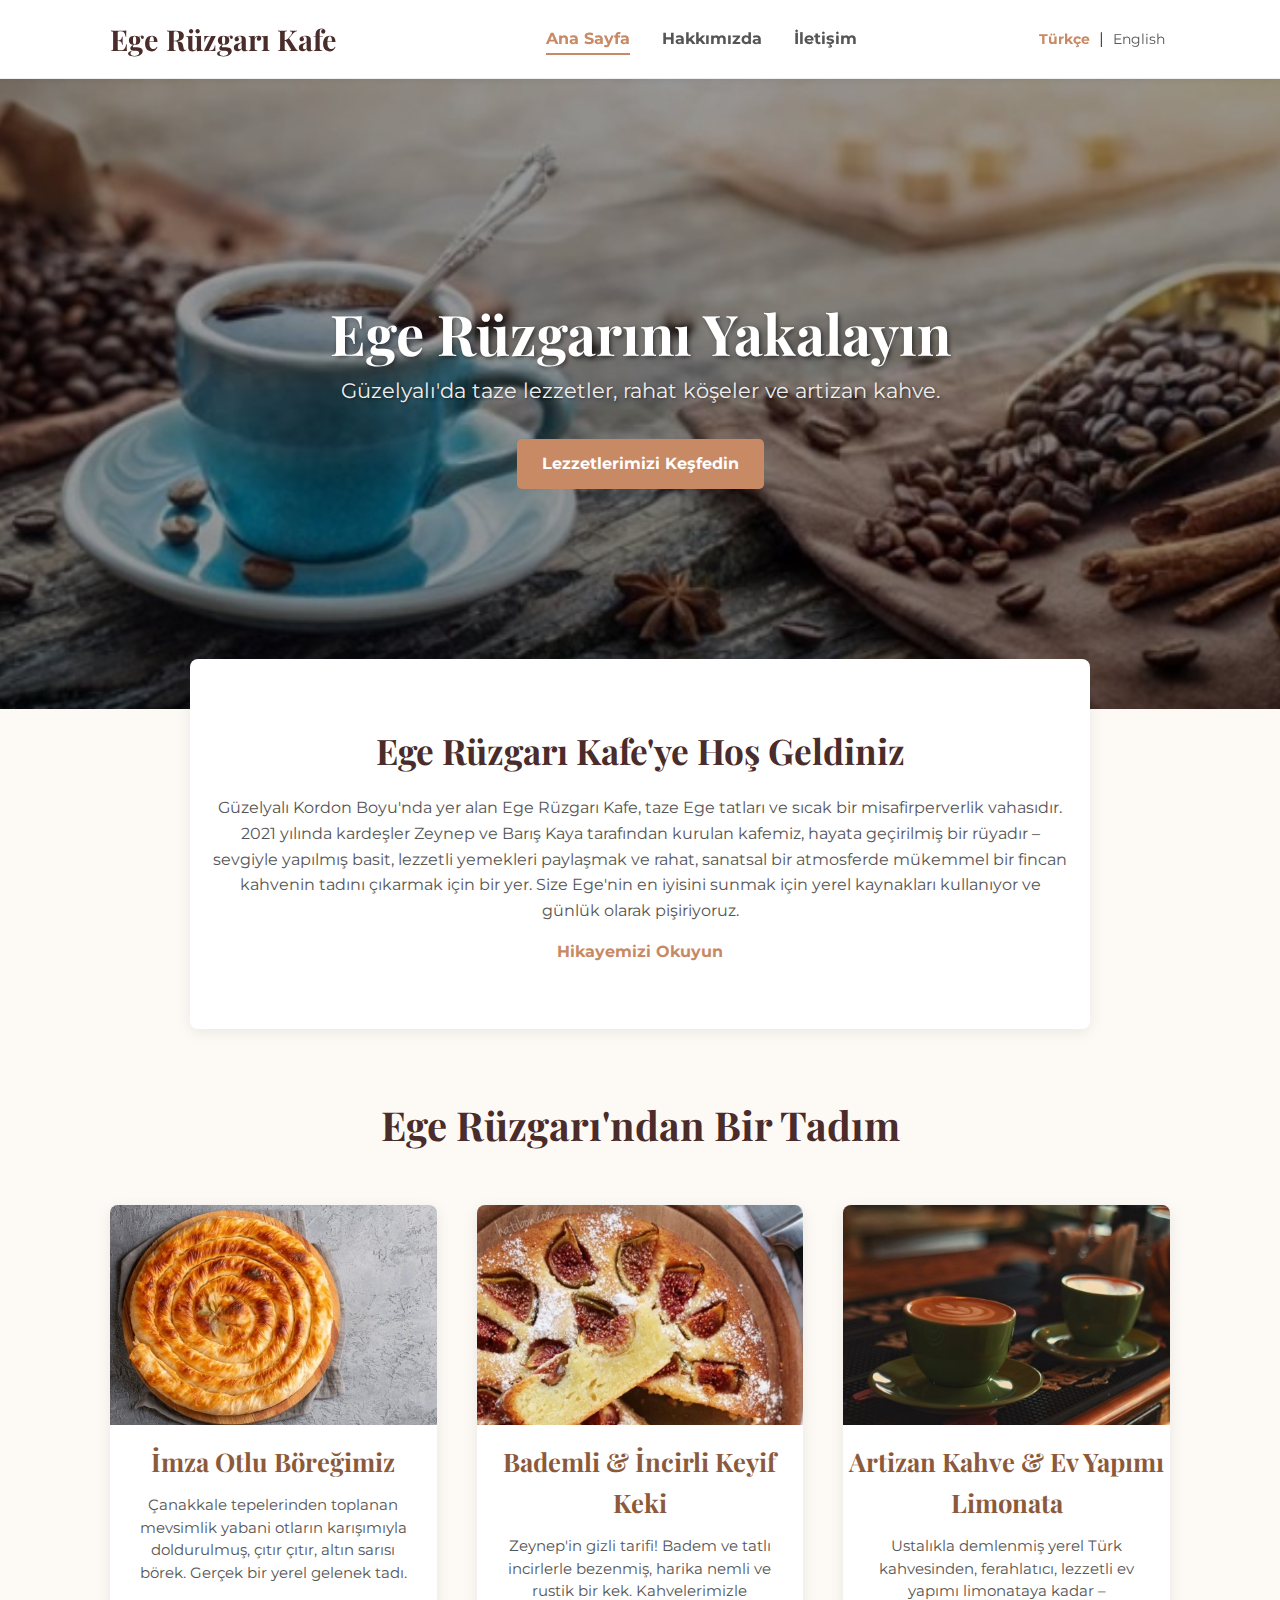
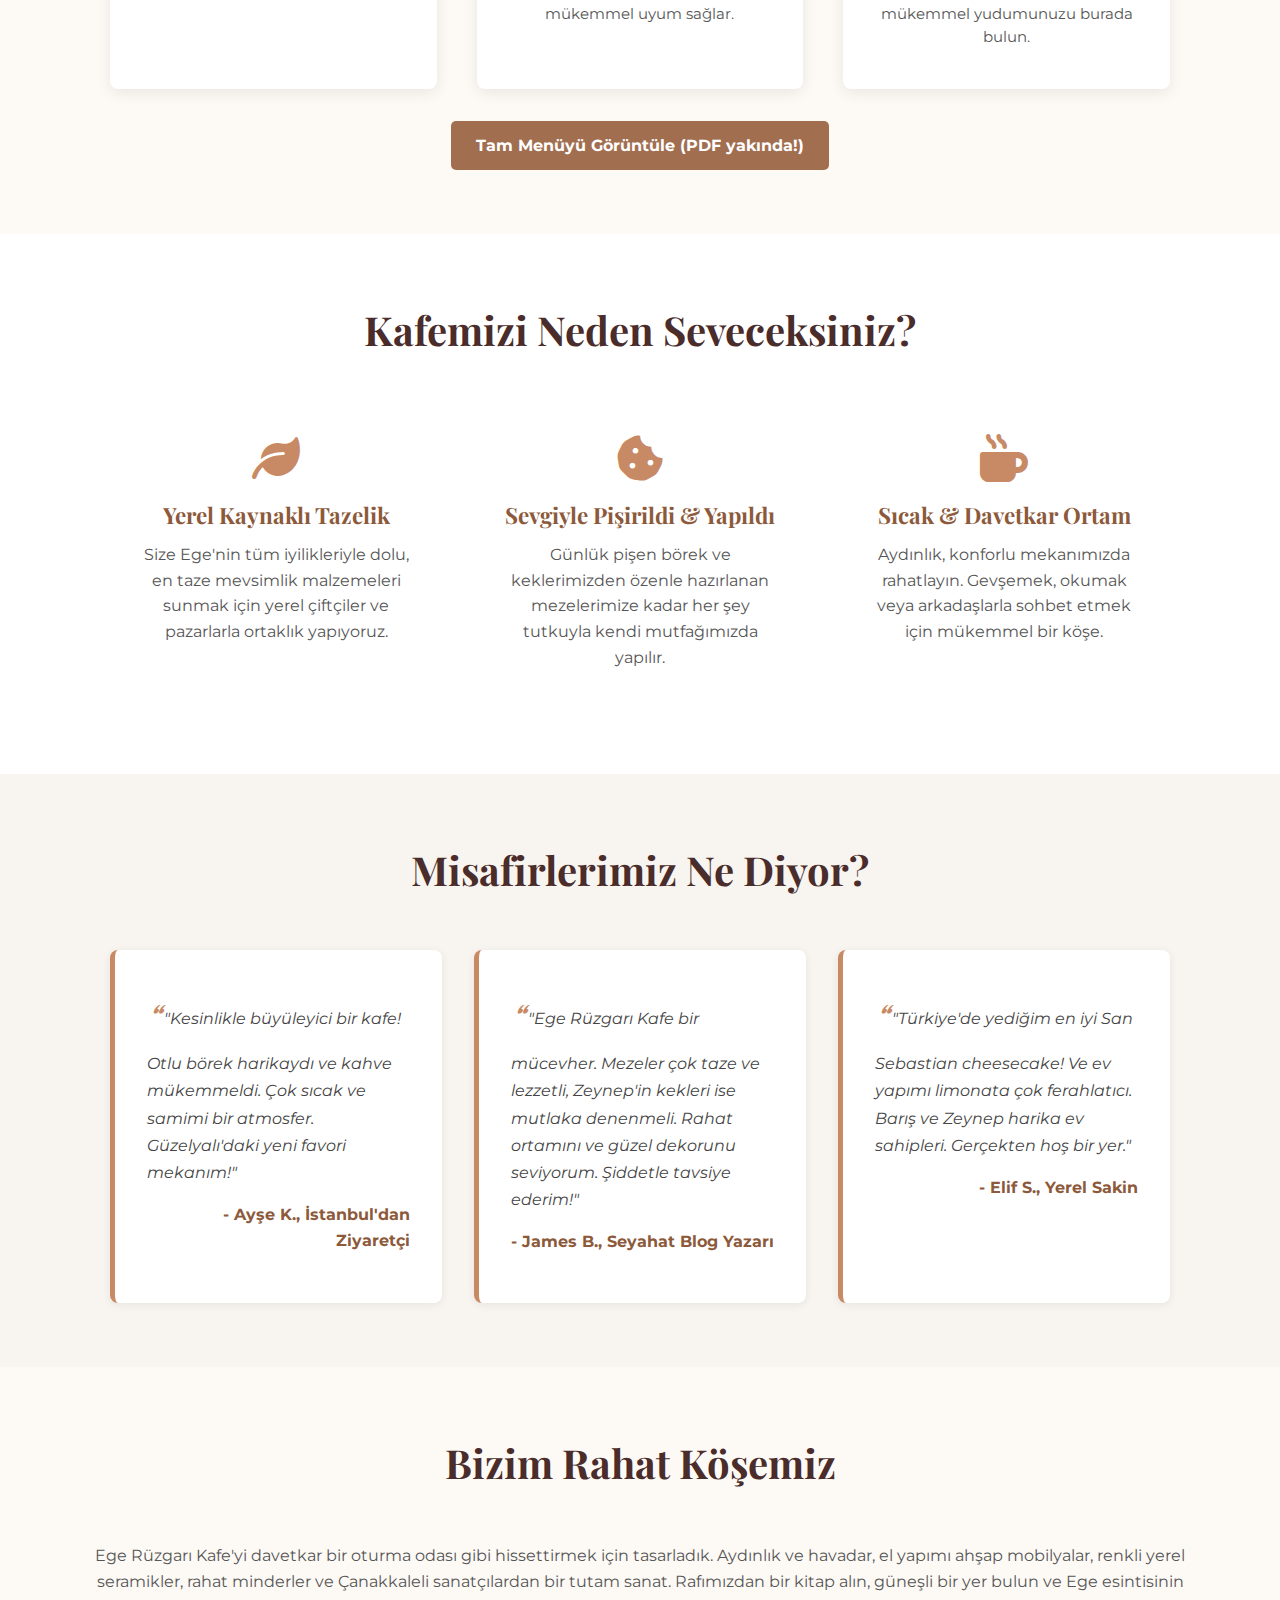
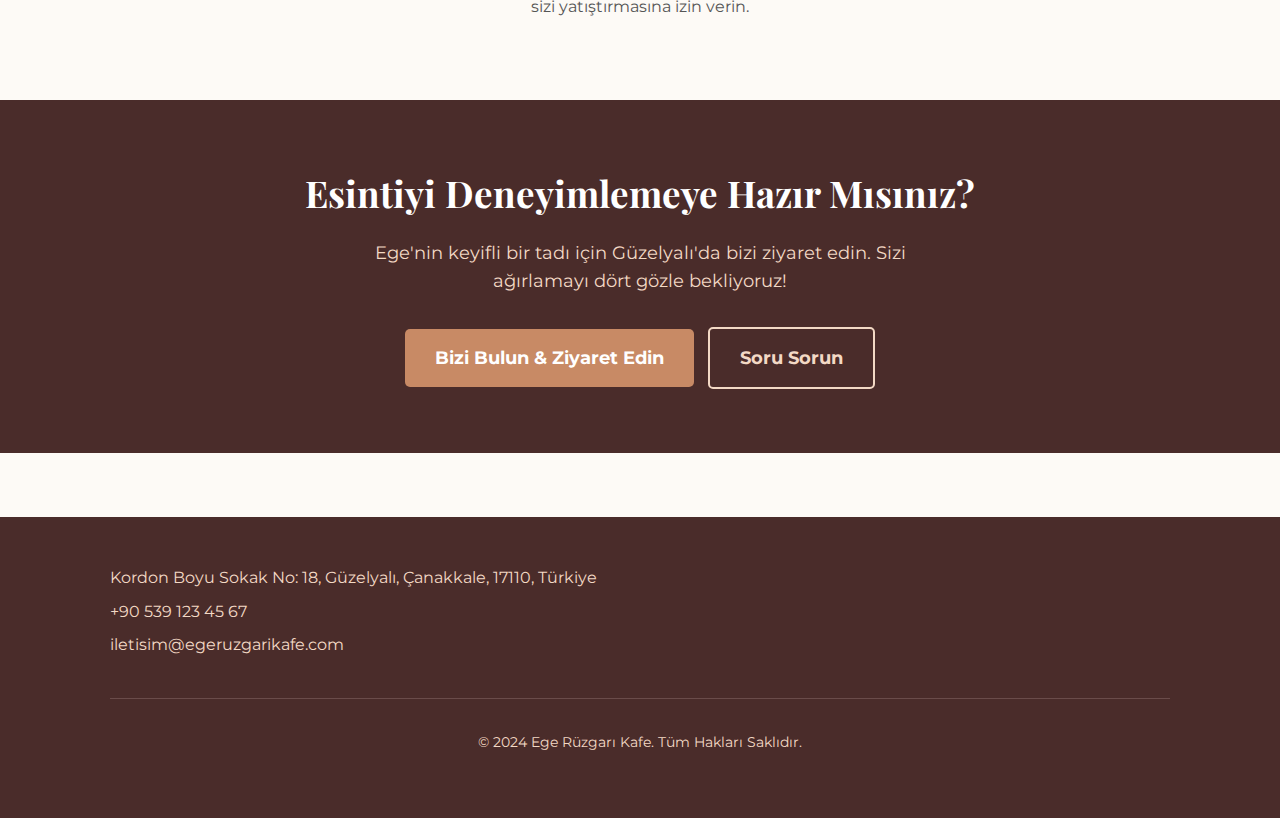
<file: index.html>
<!DOCTYPE html>
<html lang="tr"> <!-- Default language -->
<head>
    <link rel="stylesheet" href="style.css">
    <meta charset="UTF-8">
    <meta name="viewport" content="width=device-width, initial-scale=1.0">
    <title data-lang-key="site_title">Ege Rüzgarı Kafe - Güzelyalı | Ege Lezzetleri & Kahve</title>
    
    <link rel="preconnect" href="https://fonts.googleapis.com">
    <link rel="preconnect" href="https://fonts.gstatic.com" crossorigin>
    <link href="https://fonts.googleapis.com/css2?family=Montserrat:wght@400;700&family=Playfair+Display:wght@700&family=Satisfy&display=swap" rel="stylesheet">
    <!-- Font Awesome for icons (optional, replace with your own SVGs if preferred) -->
    <link rel="stylesheet" href="https://cdnjs.cloudflare.com/ajax/libs/font-awesome/6.0.0-beta3/css/all.min.css">
</head>
<body>
    <header>
        <div class="container">
            <a href="index.html" class="logo">Ege Rüzgarı Kafe</a>
            <nav>
                <ul>
                    <li><a href="index.html" class="active" data-lang-key="nav_home">Ana Sayfa</a></li>
                    <li><a href="about.html" data-lang-key="nav_about">Hakkımızda</a></li>
                    <li><a href="contact.html" data-lang-key="nav_contact">İletişim</a></li>
                </ul>
            </nav>
            <div class="lang-switcher">
                <button id="lang-tr" data-lang="tr" data-lang-key="lang_switch_tr">Türkçe</button> |
                <button id="lang-en" data-lang="en" data-lang-key="lang_switch_en">English</button>
            </div>
        </div>
    </header>

    <main>
        <section class="hero">
            <img src="images/hero.png" alt="Bright cafe interior with Aegean touches" class="hero-bg">
            <div class="hero-content container">
                <h1 data-lang-key="hero_title">Ege Rüzgarını Yakalayın</h1>
                <p data-lang-key="hero_subtitle">Güzelyalı'da taze lezzetler, rahat köşeler ve artizan kahve.</p>
                <a href="#menu-highlights" class="btn" data-lang-key="hero_button">Lezzetlerimizi Keşfedin</a>
            </div>
        </section>

        <section class="welcome container">
            <h2 data-lang-key="welcome_title">Ege Rüzgarı Kafe'ye Hoş Geldiniz</h2>
            <p data-lang-key="welcome_text">Güzelyalı Kordon Boyu'nda yer alan Ege Rüzgarı Kafe, taze Ege tatları ve sıcak bir misafirperverlik vahasıdır. 2021 yılında kardeşler Zeynep ve Barış Kaya tarafından kurulan kafemiz, hayata geçirilmiş bir rüyadır – sevgiyle yapılmış basit, lezzetli yemekleri paylaşmak ve rahat, sanatsal bir atmosferde mükemmel bir fincan kahvenin tadını çıkarmak için bir yer. Size Ege'nin en iyisini sunmak için yerel kaynakları kullanıyor ve günlük olarak pişiriyoruz.</p>
            <a href="about.html" class="link" data-lang-key="welcome_link">Hikayemizi Okuyun</a>
        </section>

        <section id="menu-highlights" class="menu-highlights-section">
            <div class="container">
                <h2 class="section-title" data-lang-key="menu_section_title">Ege Rüzgarı'ndan Bir Tadım</h2>
                <div class="menu-items-grid">
                    <div class="menu-item-card">
                        <img src="images/borek.png" data-lang-key-alt="menu_item1_img_alt" alt="Lezzetli Otlu Börek diliminin yakından görünümü">
                        <h3 data-lang-key="menu_item1_title">İmza Otlu Böreğimiz</h3>
                        <p data-lang-key="menu_item1_desc">Çanakkale tepelerinden toplanan mevsimlik yabani otların karışımıyla doldurulmuş, çıtır çıtır, altın sarısı börek. Gerçek bir yerel gelenek tadı.</p>
                    </div>
                    <div class="menu-item-card">
                        <img src="images/kek.jpeg" data-lang-key-alt="menu_item2_img_alt" alt="Slice of Almond and Fig Cake">
                        <h3 data-lang-key="menu_item2_title">Bademli & İncirli Keyif Keki</h3>
                        <p data-lang-key="menu_item2_desc">Zeynep'in gizli tarifi! Badem ve tatlı incirlerle bezenmiş, harika nemli ve rustik bir kek. Kahvelerimizle mükemmel uyum sağlar.</p>
                    </div>
                    <div class="menu-item-card">
                        <img src="images/coffe.jpeg" data-lang-key-alt="menu_item3_img_alt" alt="Cup of coffee and glass of lemonade"> <!-- Replace with a real image of coffee/lemonade -->
                        <h3 data-lang-key="menu_item3_title">Artizan Kahve & Ev Yapımı Limonata</h3>
                        <p data-lang-key="menu_item3_desc">Ustalıkla demlenmiş yerel Türk kahvesinden, ferahlatıcı, lezzetli ev yapımı limonataya kadar – mükemmel yudumunuzu burada bulun.</p>
                    </div>
                </div>
                <div class="text-center" style="margin-top: 2rem;">
                    <a href="#" class="btn btn-secondary" data-lang-key="menu_button_full">Tam Menüyü Görüntüle (PDF yakında!)</a>
                </div>
            </div>
        </section>

        <section class="why-choose-us">
            <div class="container">
                <h2 class="section-title" data-lang-key="why_choose_title">Kafemizi Neden Seveceksiniz?</h2>
                <div class="why-choose-grid">
                    <div class="why-item">
                        <i class="fas fa-leaf fa-3x why-icon" data-lang-key-alt="why1_icon_alt" aria-label="Fresh ingredients icon"></i>
                        <h3 data-lang-key="why1_title">Yerel Kaynaklı Tazelik</h3>
                        <p data-lang-key="why1_text">Size Ege'nin tüm iyilikleriyle dolu, en taze mevsimlik malzemeleri sunmak için yerel çiftçiler ve pazarlarla ortaklık yapıyoruz.</p>
                    </div>
                    <div class="why-item">
                        <i class="fas fa-cookie-bite fa-3x why-icon" data-lang-key-alt="why2_icon_alt" aria-label="Homemade goodness icon"></i>
                        <h3 data-lang-key="why2_title">Sevgiyle Pişirildi & Yapıldı</h3>
                        <p data-lang-key="why2_text">Günlük pişen börek ve keklerimizden özenle hazırlanan mezelerimize kadar her şey tutkuyla kendi mutfağımızda yapılır.</p>
                    </div>
                    <div class="why-item">
                        <i class="fas fa-mug-hot fa-3x why-icon" data-lang-key-alt="why3_icon_alt" aria-label="Cozy atmosphere icon"></i>
                        <h3 data-lang-key="why3_title">Sıcak & Davetkar Ortam</h3>
                        <p data-lang-key="why3_text">Aydınlık, konforlu mekanımızda rahatlayın. Gevşemek, okumak veya arkadaşlarla sohbet etmek için mükemmel bir köşe.</p>
                    </div>
                </div>
            </div>
        </section>

        <section class="testimonials-section">
            <div class="container">
                <h2 class="section-title" data-lang-key="testimonials_title">Misafirlerimiz Ne Diyor?</h2>
                <div class="testimonials-grid">
                    <div class="testimonial-card">
                        <p class="testimonial-text" data-lang-key="testimonial1_text">"Kesinlikle büyüleyici bir kafe! Otlu börek harikaydı ve kahve mükemmeldi. Çok sıcak ve samimi bir atmosfer. Güzelyalı'daki yeni favori mekanım!"</p>
                        <p class="testimonial-author" data-lang-key="testimonial1_author">- Ayşe K., İstanbul'dan Ziyaretçi</p>
                    </div>
                    <div class="testimonial-card">
                        <p class="testimonial-text" data-lang-key="testimonial2_text">"Ege Rüzgarı Kafe bir mücevher. Mezeler çok taze ve lezzetli, Zeynep'in kekleri ise mutlaka denenmeli. Rahat ortamını ve güzel dekorunu seviyorum. Şiddetle tavsiye ederim!"</p>
                        <p class="testimonial-author" data-lang-key="testimonial2_author">- James B., Seyahat Blog Yazarı</p>
                    </div>
                    <div class="testimonial-card">
                        <p class="testimonial-text" data-lang-key="testimonial3_text">"Türkiye'de yediğim en iyi San Sebastian cheesecake! Ve ev yapımı limonata çok ferahlatıcı. Barış ve Zeynep harika ev sahipleri. Gerçekten hoş bir yer."</p>
                        <p class="testimonial-author" data-lang-key="testimonial3_author">- Elif S., Yerel Sakin</p>
                    </div>
                </div>
            </div>
        </section>

        <section class="ambiance container page-section"> <!-- Re-using ambiance, maybe less text here if visual above -->
             <h2 class="section-title" data-lang-key="ambiance_title">Bizim Rahat Köşemiz</h2>
             <p data-lang-key="ambiance_text">Ege Rüzgarı Kafe'yi davetkar bir oturma odası gibi hissettirmek için tasarladık. Aydınlık ve havadar, el yapımı ahşap mobilyalar, renkli yerel seramikler, rahat minderler ve Çanakkaleli sanatçılardan bir tutam sanat. Rafımızdan bir kitap alın, güneşli bir yer bulun ve Ege esintisinin sizi yatıştırmasına izin verin.</p>
           
        </section>

        <section class="cta-section">
            <div class="container text-center">
                <h2 data-lang-key="cta_title">Esintiyi Deneyimlemeye Hazır Mısınız?</h2>
                <p data-lang-key="cta_text">Ege'nin keyifli bir tadı için Güzelyalı'da bizi ziyaret edin. Sizi ağırlamayı dört gözle bekliyoruz!</p>
                <a href="contact.html#map-section" class="btn" data-lang-key="cta_button_visit">Bizi Bulun & Ziyaret Edin</a>
                <a href="contact.html#contact-form" class="btn btn-outline" data-lang-key="cta_button_contact" style="margin-left: 10px;">Soru Sorun</a>
            </div>
        </section>

    </main>

    <footer>
        <div class="container">
            <div class="footer-content">
                <div class="footer-info">
                    <p data-lang-key="footer_address">Kordon Boyu Sokak No: 18, Güzelyalı, Çanakkale, 17110, Türkiye</p>
                    <p><a href="tel:+905391234567" data-lang-key="footer_phone">+90 539 123 45 67</a></p>
                    <p><a href="mailto:iletisim@egeruzgarikafe.com" data-lang-key="footer_email">iletisim@egeruzgarikafe.com</a></p>
                </div>
            </div>
            <p class="copyright" data-lang-key="footer_rights">© 2024 Ege Rüzgarı Kafe. Tüm Hakları Saklıdır.</p>
        </div>
    </footer>

    <script src="script.js"></script>
</body>
</html>
</file>
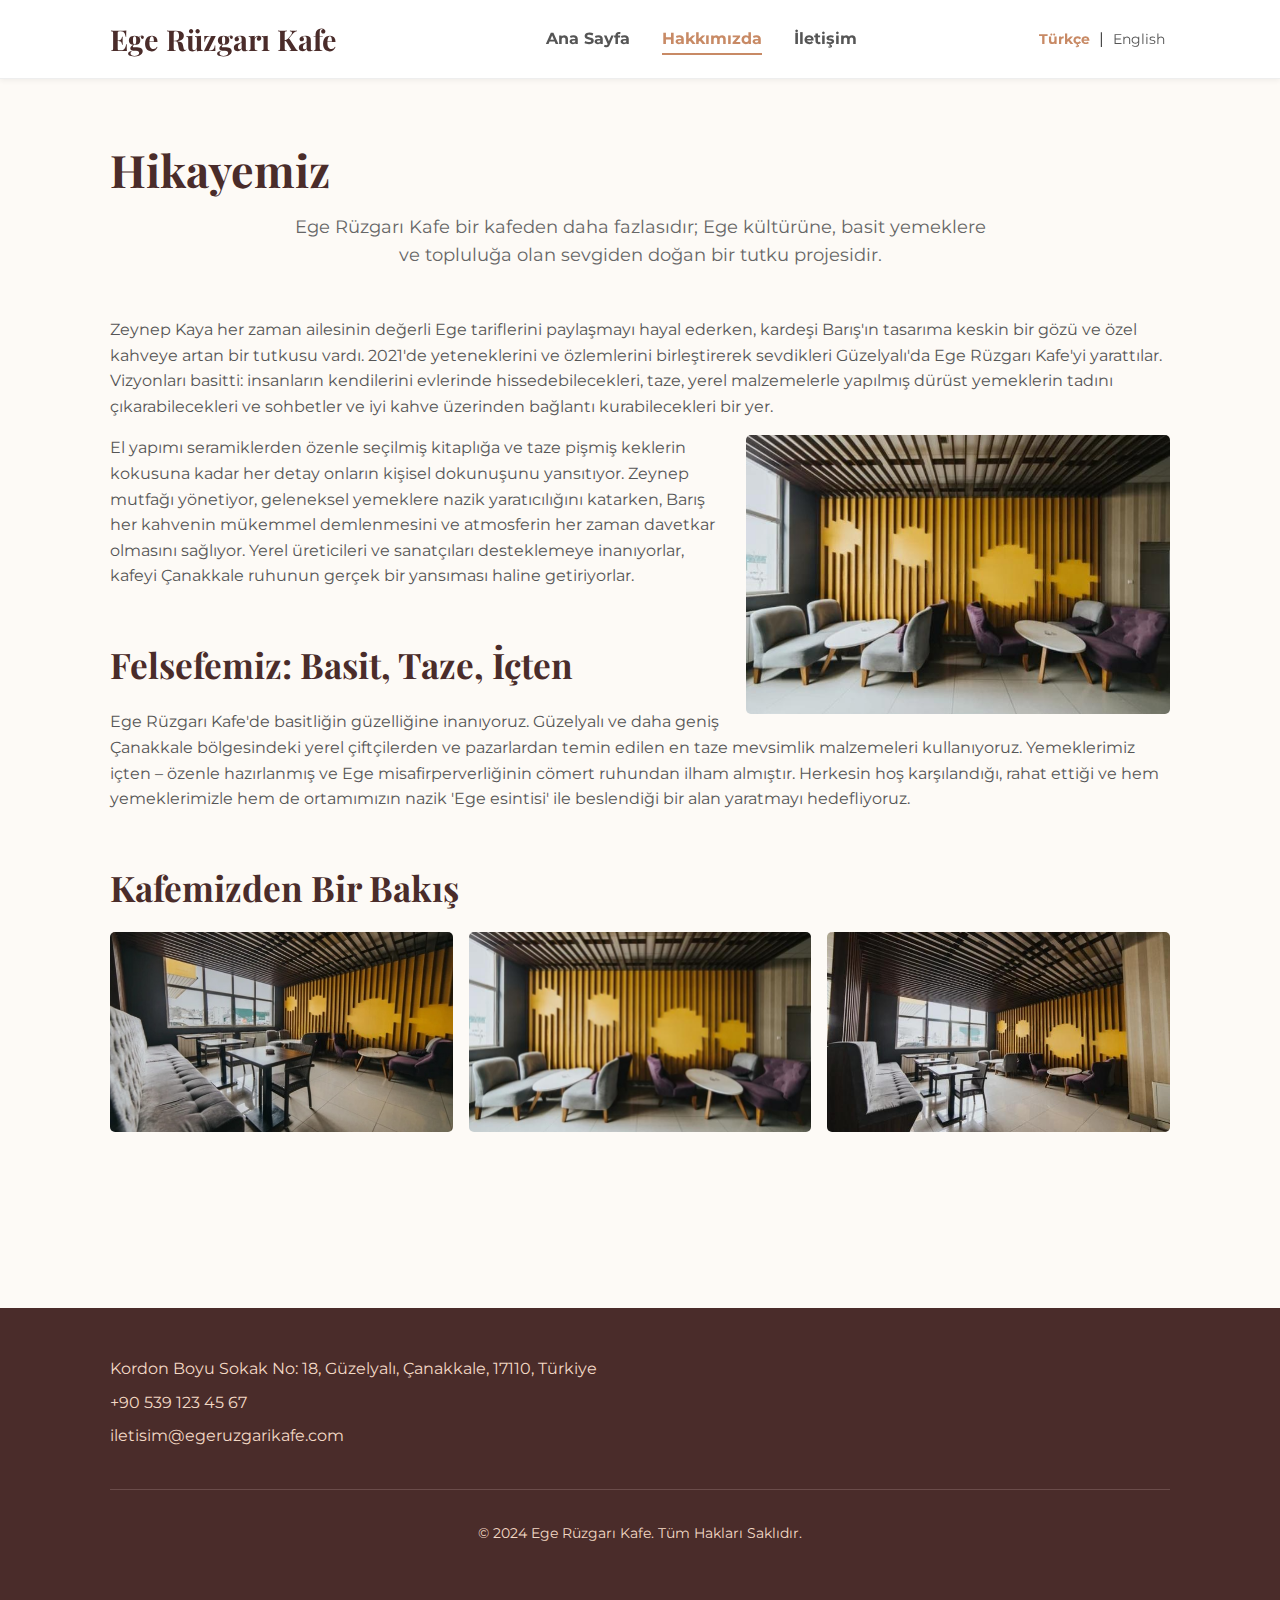
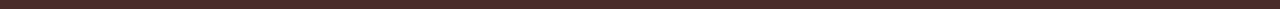
<file: about.html>
<!DOCTYPE html>
<html lang="tr"> <!-- Default language -->
<head>
    <meta charset="UTF-8">
    <meta name="viewport" content="width=device-width, initial-scale=1.0">
    <title data-lang-key="nav_about">Hakkımızda</title> <!-- Uses About Us key -->
    <link rel="stylesheet" href="style.css"> <!-- Ensure this path is correct -->
    <link rel="preconnect" href="https://fonts.googleapis.com">
    <link rel="preconnect" href="https://fonts.gstatic.com" crossorigin>
    <link href="https://fonts.googleapis.com/css2?family=Montserrat:wght@400;700&family=Playfair+Display:wght@700&family=Satisfy&display=swap" rel="stylesheet">
    <!-- Font Awesome link -->
    <link rel="stylesheet" href="https://cdnjs.cloudflare.com/ajax/libs/font-awesome/6.0.0-beta3/css/all.min.css">
</head>
<body>
    <header>
        <div class="container">
            <!-- Updated Logo Text -->
            <a href="index.html" class="logo">Ege Rüzgarı Kafe</a>
            <nav>
                <ul>
                    <!-- Updated active class -->
                    <li><a href="index.html" data-lang-key="nav_home">Ana Sayfa</a></li>
                    <li><a href="about.html" class="active" data-lang-key="nav_about">Hakkımızda</a></li>
                    <li><a href="contact.html" data-lang-key="nav_contact">İletişim</a></li>
                </ul>
            </nav>
            <div class="lang-switcher">
                <button id="lang-tr" data-lang="tr" data-lang-key="lang_switch_tr">Türkçe</button> |
                <button id="lang-en" data-lang="en" data-lang-key="lang_switch_en">English</button>
            </div>
        </div>
    </header>

    <!-- Consistent structure with container and padding -->
    <main class="container page-padding">
        <!-- Updated Content Keys -->
        <h1 data-lang-key="about_title">Hikayemiz</h1>
        <p class="intro" data-lang-key="about_intro">Ege Rüzgarı Kafe bir kafeden daha fazlasıdır; Ege kültürüne, basit yemeklere ve topluluğa olan sevgiden doğan bir tutku projesidir.</p>

        <section class="about-story">
            <p data-lang-key="about_story_p1">Zeynep Kaya her zaman ailesinin değerli Ege tariflerini paylaşmayı hayal ederken, kardeşi Barış'ın tasarıma keskin bir gözü ve özel kahveye artan bir tutkusu vardı. 2021'de yeteneklerini ve özlemlerini birleştirerek sevdikleri Güzelyalı'da Ege Rüzgarı Kafe'yi yarattılar. Vizyonları basitti: insanların kendilerini evlerinde hissedebilecekleri, taze, yerel malzemelerle yapılmış dürüst yemeklerin tadını çıkarabilecekleri ve sohbetler ve iyi kahve üzerinden bağlantı kurabilecekleri bir yer.</p>
            <!-- Reference an appropriate image -->
            <img src="images/2-interior.png" alt="Cozy cafe interior detail" class="inline-image">
            <p data-lang-key="about_story_p2">El yapımı seramiklerden özenle seçilmiş kitaplığa ve taze pişmiş keklerin kokusuna kadar her detay onların kişisel dokunuşunu yansıtıyor. Zeynep mutfağı yönetiyor, geleneksel yemeklere nazik yaratıcılığını katarken, Barış her kahvenin mükemmel demlenmesini ve atmosferin her zaman davetkar olmasını sağlıyor. Yerel üreticileri ve sanatçıları desteklemeye inanıyorlar, kafeyi Çanakkale ruhunun gerçek bir yansıması haline getiriyorlar.</p>
        </section>

        <section class="about-philosophy">
            <h2 data-lang-key="about_philosophy_title">Felsefemiz: Basit, Taze, İçten</h2>
            <p data-lang-key="about_philosophy_text">Ege Rüzgarı Kafe'de basitliğin güzelliğine inanıyoruz. Güzelyalı ve daha geniş Çanakkale bölgesindeki yerel çiftçilerden ve pazarlardan temin edilen en taze mevsimlik malzemeleri kullanıyoruz. Yemeklerimiz içten – özenle hazırlanmış ve Ege misafirperverliğinin cömert ruhundan ilham almıştır. Herkesin hoş karşılandığı, rahat ettiği ve hem yemeklerimizle hem de ortamımızın nazik 'Ege esintisi' ile beslendiği bir alan yaratmayı hedefliyoruz.</p>
        </section>

        <section class="about-gallery">
            <h2 data-lang-key="about_gallery_title">Kafemizden Bir Bakış</h2>
            <div class="gallery-grid">
                <!-- Use relevant image filenames -->
                <img src="images/1-interior.png" alt="Cafe interior">
                <img src="images/2-interior.png" alt="Cafe interior">
                <img src="images/3-interior.png" alt="Cafe interior">
               
            </div>
        </section>

    </main>

    <!-- Identical Footer Structure -->
    <footer>
       <div class="container">
            <div class="footer-content">
                <div class="footer-info">
                    <p data-lang-key="footer_address">Kordon Boyu Sokak No: 18, Güzelyalı, Çanakkale, 17110, Türkiye</p>
                    <p><a href="tel:+905391234567" data-lang-key="footer_phone">+90 539 123 45 67</a></p>
                    <p><a href="mailto:iletisim@egeruzgarikafe.com" data-lang-key="footer_email">iletisim@egeruzgarikafe.com</a></p>
                </div>
                 <!-- Add social media links here if desired -->
            </div>
            <p class="copyright" data-lang-key="footer_rights">© 2024 Ege Rüzgarı Kafe. Tüm Hakları Saklıdır.</p>
        </div>
    </footer>

    <!-- Ensure JS file is linked -->
    <script src="script.js"></script>
</body>
</html>
</file>
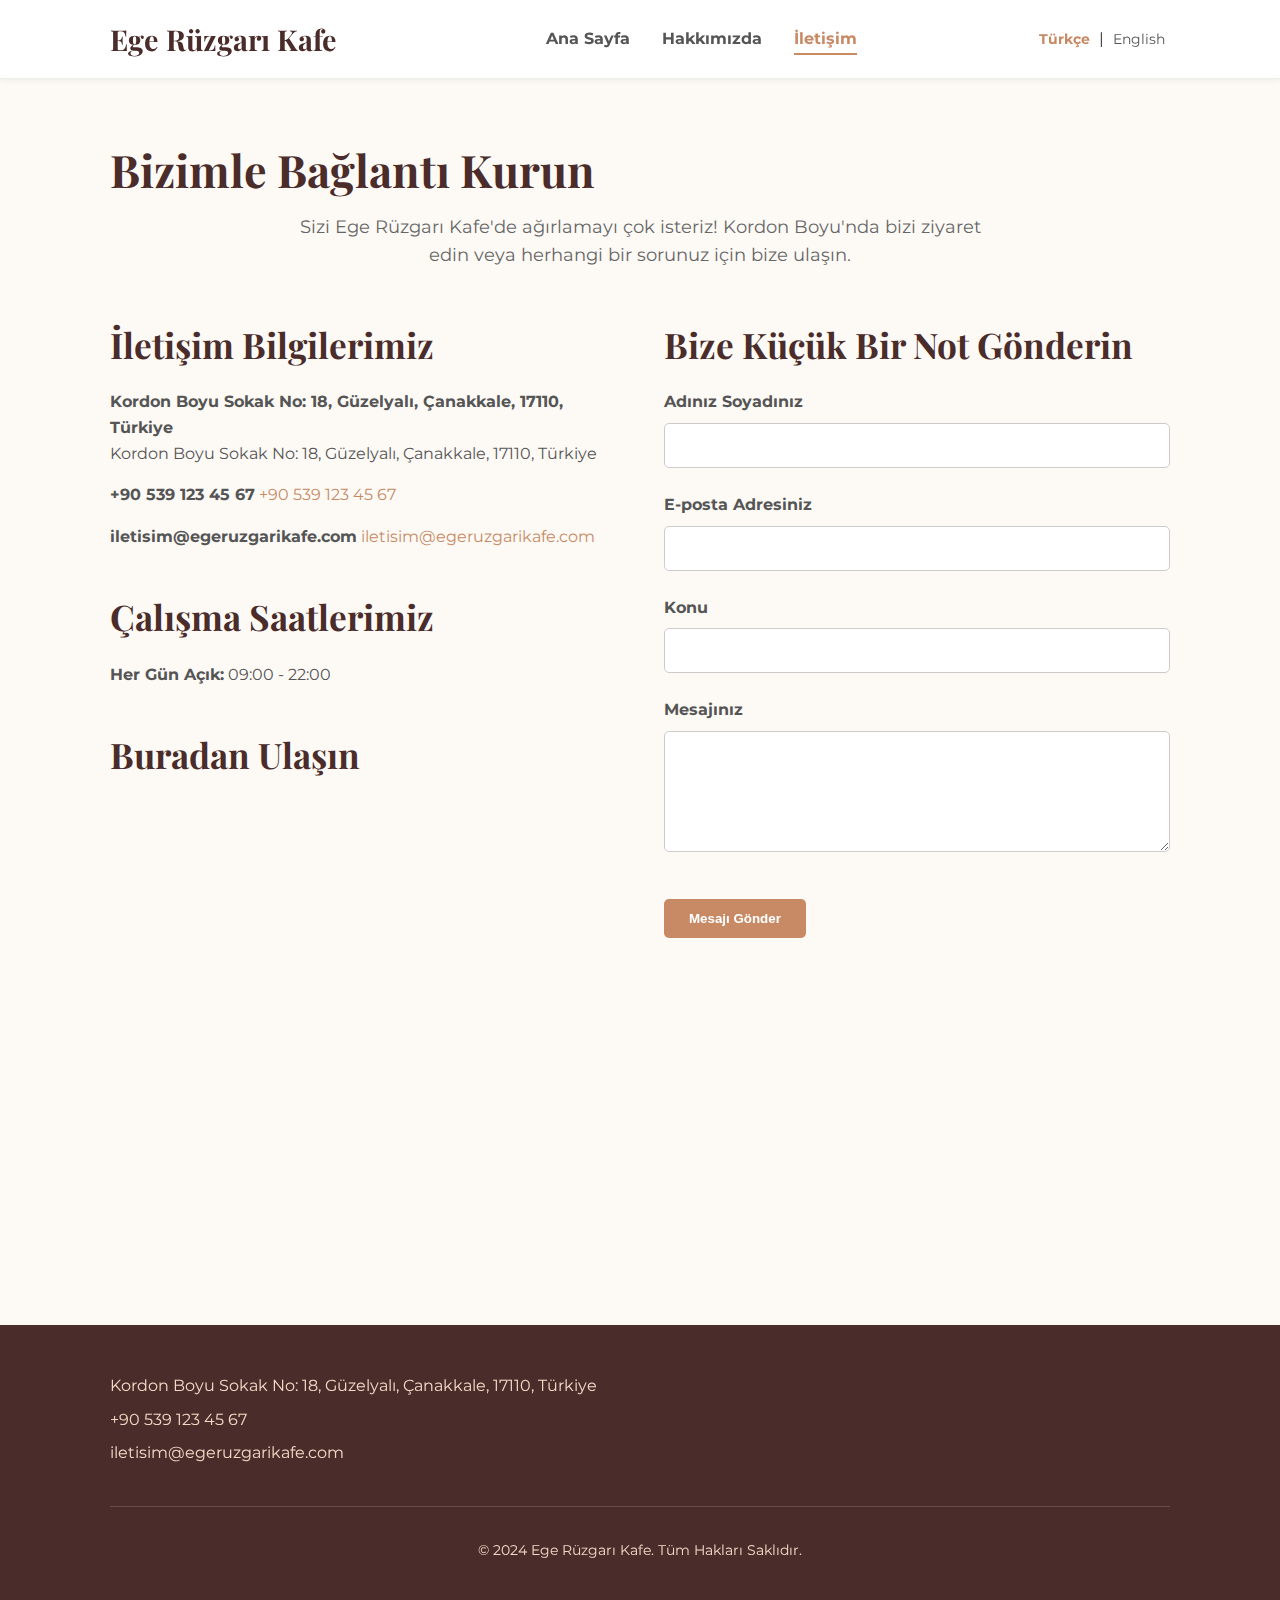
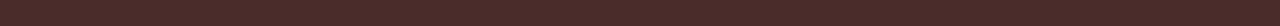
<file: contact.html>
<!DOCTYPE html>
<html lang="tr"> <!-- Default language -->
<head>
    <meta charset="UTF-8">
    <meta name="viewport" content="width=device-width, initial-scale=1.0">
    <title data-lang-key="nav_contact">İletişim</title> <!-- Uses Contact key -->
    <link rel="stylesheet" href="style.css"> <!-- Ensure this path is correct -->
    <link rel="preconnect" href="https://fonts.googleapis.com">
    <link rel="preconnect" href="https://fonts.gstatic.com" crossorigin>
    <link href="https://fonts.googleapis.com/css2?family=Montserrat:wght@400;700&family=Playfair+Display:wght@700&family=Satisfy&display=swap" rel="stylesheet">
     <!-- Font Awesome link -->
    <link rel="stylesheet" href="https://cdnjs.cloudflare.com/ajax/libs/font-awesome/6.0.0-beta3/css/all.min.css">
</head>
<body>
    <header>
        <div class="container">
             <!-- Updated Logo Text -->
            <a href="index.html" class="logo">Ege Rüzgarı Kafe</a>
            <nav>
                <ul>
                     <!-- Updated active class -->
                    <li><a href="index.html" data-lang-key="nav_home">Ana Sayfa</a></li>
                    <li><a href="about.html" data-lang-key="nav_about">Hakkımızda</a></li>
                    <li><a href="contact.html" class="active" data-lang-key="nav_contact">İletişim</a></li>
                </ul>
            </nav>
            <div class="lang-switcher">
                <button id="lang-tr" data-lang="tr" data-lang-key="lang_switch_tr">Türkçe</button> |
                <button id="lang-en" data-lang="en" data-lang-key="lang_switch_en">English</button>
            </div>
        </div>
    </header>

     <!-- Consistent structure with container and padding -->
    <main class="container page-padding">
        <!-- Updated Content Keys -->
        <h1 data-lang-key="contact_title">Bizimle Bağlantı Kurun</h1>
        <p class="intro" data-lang-key="contact_intro">Sizi Ege Rüzgarı Kafe'de ağırlamayı çok isteriz! Kordon Boyu'nda bizi ziyaret edin veya herhangi bir sorunuz için bize ulaşın.</p>

        <div class="contact-content">
            <div class="contact-details">
                <section class="contact-info">
                    <h2 data-lang-key="contact_info_title">İletişim Bilgilerimiz</h2>
                    <!-- Using footer keys for consistency, ensure details are correct -->
                    <p><strong data-lang-key="footer_address">Adres:</strong> Kordon Boyu Sokak No: 18, Güzelyalı, Çanakkale, 17110, Türkiye</p>
                    <p><strong data-lang-key="footer_phone">Telefon:</strong> <a href="tel:+905391234567">+90 539 123 45 67</a></p>
                    <p><strong data-lang-key="footer_email">E-posta:</strong> <a href="mailto:iletisim@egeruzgarikafe.com">iletisim@egeruzgarikafe.com</a></p>
                </section>

                <section class="contact-hours">
                    <h2 data-lang-key="contact_hours_title">Çalışma Saatlerimiz</h2>
                    <!-- Updated hours keys -->
                    <p><strong data-lang-key="contact_hours_days">Her Gün Açık:</strong> <span data-lang-key="contact_hours_time">09:00 - 22:00</span></p>
                </section>

                 <!-- Added id for linking from index.html CTA -->
                 <section id="map-section" class="contact-map">
                    <h2 data-lang-key="contact_map_title">Buradan Ulaşın</h2>
                    <!-- Replace with an actual embed or just an image -->
                    <iframe src="https://www.google.com/maps/embed?pb=!1m18!1m12!1m3!1d1508.760003809873!2d29.270111355718424!3d40.86046103871246!2m3!1f0!2f0!3f0!3m2!1i1024!2i768!4f13.1!3m3!1m2!1s0x14cadc603e8de301%3A0xd28bd93c9a023ada!2zR8O8emVseWFsxLEsIDM0OTAzIFBlbmRpay_EsHN0YW5idWw!5e0!3m2!1str!2str!4v1747088398405!5m2!1str!2str" width="600" height="450" style="border:0;" allowfullscreen="" loading="lazy" referrerpolicy="no-referrer-when-downgrade"></iframe>                    <!-- Example Embed (replace src):
                    <iframe src="https://www.google.com/maps/embed?pb=!1m18!1m12!1m3!1d..." width="100%" height="300" style="border:0;" allowfullscreen="" loading="lazy"></iframe>
                    -->
                 </section>
            </div>

             <!-- Added id for linking from index.html CTA -->
            <div id="contact-form" class="contact-form-section">
                 <section class="contact-form">
                    <h2 data-lang-key="contact_form_title">Bize Küçük Bir Not Gönderin</h2>
                    <!-- Action is # for static example, no real submission -->
                    <form action="#" method="POST">
                        <div class="form-group">
                            <label for="name" data-lang-key="contact_form_name">Adınız Soyadınız</label>
                            <input type="text" id="name" name="name" required>
                        </div>
                        <div class="form-group">
                            <label for="email" data-lang-key="contact_form_email">E-posta Adresiniz</label>
                            <input type="email" id="email" name="email" required>
                        </div>
                        <div class="form-group">
                            <label for="subject" data-lang-key="contact_form_subject">Konu</label>
                            <input type="text" id="subject" name="subject"> <!-- Subject often not required -->
                        </div>
                        <div class="form-group">
                            <label for="message" data-lang-key="contact_form_message">Mesajınız</label>
                            <textarea id="message" name="message" rows="5" required></textarea>
                        </div>
                        <button type="submit" class="btn" data-lang-key="contact_form_submit">Mesajı Gönder</button>
                    </form>
                </section>
            </div>
        </div>

    </main>

    <!-- Identical Footer Structure -->
    <footer>
        <div class="container">
            <div class="footer-content">
                <div class="footer-info">
                    <p data-lang-key="footer_address">Kordon Boyu Sokak No: 18, Güzelyalı, Çanakkale, 17110, Türkiye</p>
                    <p><a href="tel:+905391234567" data-lang-key="footer_phone">+90 539 123 45 67</a></p>
                    <p><a href="mailto:iletisim@egeruzgarikafe.com" data-lang-key="footer_email">iletisim@egeruzgarikafe.com</a></p>
                </div>
            </div>
            <p class="copyright" data-lang-key="footer_rights">© 2024 Ege Rüzgarı Kafe. Tüm Hakları Saklıdır.</p>
        </div>
    </footer>

     <!-- Ensure JS file is linked -->
    <script src="script.js"></script>
</body>
</html>
</file>
<file: style.css>
/* --- Base Styles & Reset --- */
* {
    margin: 0;
    padding: 0;
    box-sizing: border-box;
}

body {
    font-family: 'Montserrat', sans-serif;
    line-height: 1.6;
    color: #333;
    background-color: #fdfaf6; /* Warm off-white */
}

.container {
    max-width: 1100px;
    margin: 0 auto;
    padding: 0 20px;
}

h1, h2, h3 {
    font-family: 'Playfair Display', serif;
    margin-bottom: 1rem;
    color: #4a2c2a; /* Deep brown */
}

h1 { font-size: 2.8rem; line-height: 1.2;}
h2 { font-size: 2.2rem; }
h3 { font-size: 1.5rem; color: #8c5a3b; /* Lighter warm brown */}

p {
    margin-bottom: 1rem;
    color: #555;
}

a {
    color: #c88a65; /* Muted terracotta */
    text-decoration: none;
}

a:hover {
    text-decoration: underline;
}

img {
    max-width: 100%;
    height: auto;
    display: block;
}

/* --- Header --- */
header {
    background-color: #ffffff;
    padding: 1rem 0;
    border-bottom: 1px solid #eee;
    position: sticky;
    top: 0;
    z-index: 1000;
    box-shadow: 0 2px 5px rgba(0,0,0,0.05);
}

header .container {
    display: flex;
    justify-content: space-between;
    align-items: center;
}

header .logo {
    font-family: 'Playfair Display', serif;
    font-size: 1.8rem;
    font-weight: bold;
    color: #4a2c2a;
    text-decoration: none;
}
header .logo:hover { text-decoration: none; }

header nav ul {
    list-style: none;
    display: flex;
}

header nav ul li {
    margin-left: 2rem;
}

header nav ul li a {
    text-decoration: none;
    color: #555;
    font-weight: bold;
    padding-bottom: 5px;
    border-bottom: 2px solid transparent;
    transition: color 0.3s ease, border-color 0.3s ease;
}

header nav ul li a:hover,
header nav ul li a.active {
    color: #c88a65;
    border-bottom-color: #c88a65;
}

.lang-switcher button {
    background: none;
    border: none;
    color: #555;
    cursor: pointer;
    font-size: 0.9rem;
    font-family: inherit;
    padding: 0 5px;
}

.lang-switcher button.active-lang {
    font-weight: bold;
    color: #c88a65;
}

/* --- Footer --- */
footer {
    background-color: #4a2c2a; /* Deep brown */
    color: #fdfaf6; /* Warm off-white */
    padding: 3rem 0;
    margin-top: 4rem;
}

footer a {
    color: #f3d9c5; /* Light beige/peach for links */
}
footer a:hover {
    color: #fff;
}

.footer-content {
    display: flex;
    justify-content: space-between;
    flex-wrap: wrap;
    gap: 2rem;
    margin-bottom: 2rem;
}

.footer-info p {
    margin-bottom: 0.5rem;
    color: #f3d9c5;
}

.copyright {
    text-align: center;
    margin-top: 2rem;
    border-top: 1px solid #6a4c4a; /* Slightly lighter brown */
    padding-top: 2rem;
    font-size: 0.9rem;
    color: #f3d9c5;
}

/* --- Utility Classes --- */
.btn {
    display: inline-block;
    background-color: #c88a65;
    color: #fff;
    padding: 12px 25px;
    border: none;
    border-radius: 5px;
    font-weight: bold;
    text-decoration: none;
    transition: background-color 0.3s ease;
    cursor: pointer;
}

.btn:hover {
    background-color: #a16e50; /* Darker terracotta */
    text-decoration: none;
    color: #fff;
}

.link {
    font-weight: bold;
    color: #c88a65;
}

.page-padding {
    padding-top: 4rem;
    padding-bottom: 4rem;
}

/* --- Hero Section --- */
.hero {
    position: relative;
    height: 70vh; /* Adjust height as needed */
    display: flex;
    align-items: center;
    justify-content: center;
    text-align: center;
    color: #fff;
    overflow: hidden; /* Hide overflowing background image */
}

.hero-bg {
    position: absolute;
    top: 0;
    left: 0;
    width: 100%;
    height: 100%;
    object-fit: cover; /* Cover the area, might crop */
    z-index: -2;
}

.hero::before { /* Dark overlay for text readability */
    content: '';
    position: absolute;
    top: 0;
    left: 0;
    width: 100%;
    height: 100%;
    background-color: rgba(0, 0, 0, 0.4);
    z-index: -1;
}

.hero-content h1 {
    color: #fff;
    font-size: 3.5rem;
    margin-bottom: 0.5rem;
    text-shadow: 2px 2px 4px rgba(0,0,0,0.5);
}

.hero-content p {
    font-size: 1.3rem;
    margin-bottom: 2rem;
    color: #eee;
    text-shadow: 1px 1px 3px rgba(0,0,0,0.5);
}

/* --- Welcome Section --- */
.welcome {
    padding: 4rem 20px;
    text-align: center;
    background-color: #fff; /* Slight contrast */
    margin-top: -50px; /* Overlap hero slightly */
    position: relative; /* Ensure it's above hero if needed */
    z-index: 10;
    border-radius: 8px;
    box-shadow: 0 4px 15px rgba(0,0,0,0.07);
    max-width: 900px; /* Center the welcome box */
}

/* --- Highlights Section --- */
.highlights {
    padding: 4rem 0;
    background-color: #f8f4ef; /* Slightly different background */
}

.highlight-items {
    display: grid;
    grid-template-columns: repeat(auto-fit, minmax(280px, 1fr));
    gap: 2rem;
    margin-top: 2rem;
}

.highlight-item {
    background-color: #fff;
    padding: 1.5rem;
    border-radius: 8px;
    text-align: center;
    box-shadow: 0 2px 8px rgba(0,0,0,0.06);
}

.highlight-item img {
    width: 100%;
    height: 200px; /* Fixed height for consistency */
    object-fit: cover;
    border-radius: 5px;
    margin-bottom: 1rem;
}

/* --- Ambiance Section --- */
.ambiance {
    padding: 4rem 20px;
    text-align: center;
}
.ambiance img {
    margin-top: 2rem;
    border-radius: 8px;
    max-width: 700px; /* Control image size */
    margin-left: auto;
    margin-right: auto;
}

/* --- About Page Specific --- */
.intro {
    font-size: 1.1rem;
    color: #666;
    text-align: center;
    margin-bottom: 3rem;
    max-width: 700px;
    margin-left: auto;
    margin-right: auto;
}

.about-story img.inline-image {
    float: right; /* Example of image placement */
    margin: 0 0 1rem 1.5rem;
    max-width: 40%;
    border-radius: 5px;
}

.about-philosophy, .about-gallery, .about-story {
    margin-bottom: 3rem;
}

.gallery-grid {
    display: grid;
    grid-template-columns: repeat(auto-fit, minmax(250px, 1fr));
    gap: 1rem;
}

.gallery-grid img {
    border-radius: 5px;
    width: 100%;
    height: 200px;
    object-fit: cover;
}

/* --- Contact Page Specific --- */
.contact-content {
    display: grid;
    grid-template-columns: 1fr 1fr; /* Two columns */
    gap: 3rem;
    margin-top: 3rem;
}

.contact-details section {
    margin-bottom: 2.5rem;
}

.contact-details strong {
    display: inline-block;
    min-width: 80px; /* Align text */
}

.contact-form .form-group {
    margin-bottom: 1.5rem;
}

.contact-form label {
    display: block;
    margin-bottom: 0.5rem;
    font-weight: bold;
    color: #555;
}

.contact-form input[type="text"],
.contact-form input[type="email"],
.contact-form textarea {
    width: 100%;
    padding: 12px;
    border: 1px solid #ccc;
    border-radius: 5px;
    font-family: inherit;
    font-size: 1rem;
}

.contact-form textarea {
    resize: vertical; /* Allow vertical resizing */
}

.contact-form button {
    margin-top: 1rem;
}

/* --- Responsive Design --- */
@media (max-width: 992px) {
    .hero-content h1 { font-size: 3rem; }
    .hero-content p { font-size: 1.1rem; }
    .contact-content { grid-template-columns: 1fr; } /* Stack columns */
    .about-story img.inline-image { float: none; max-width: 80%; margin: 1rem auto; display: block;}
}

@media (max-width: 768px) {
    h1 { font-size: 2.2rem; }
    h2 { font-size: 1.8rem; }

    header .container {
        flex-direction: column;
        align-items: flex-start;
    }
    header nav { margin-top: 1rem; width: 100%; }
    header nav ul { justify-content: space-around; }
    header nav ul li { margin-left: 0; }
    .lang-switcher { margin-top: 0.5rem; align-self: flex-end; }

    .hero { height: 50vh; }
    .hero-content h1 { font-size: 2.5rem; }
    .hero-content p { font-size: 1rem; }

    .welcome { margin-top: -30px; padding: 2rem 15px; }
    .footer-content { flex-direction: column; text-align: center; }
}

@media (max-width: 576px) {
    header nav ul { flex-direction: column; align-items: center; }
    header nav ul li { margin-bottom: 0.5rem; }
    .highlight-items { grid-template-columns: 1fr; } /* Stack highlights */
    .gallery-grid { grid-template-columns: 1fr; }
    .page-padding { padding-top: 2rem; padding-bottom: 2rem;}
}






/* ... (keep all existing styles from previous version) ... */

/* --- General Section Styling --- */
.page-section { /* For consistent padding for sections */
    padding: 4rem 0;
}
.section-title {
    text-align: center;
    font-size: 2.5rem;
    margin-bottom: 3rem;
    color: #4a2c2a; /* Deep brown */
    font-family: 'Playfair Display', serif;
}
.text-center {
    text-align: center;
}

/* --- Menu Highlights Section --- */
.menu-highlights-section {
    background-color: #fdfaf6; /* Warm off-white, same as body or slightly different */
    padding: 4rem 0;
}

.menu-items-grid {
    display: grid;
    grid-template-columns: repeat(auto-fit, minmax(300px, 1fr));
    gap: 2.5rem;
}

.menu-item-card {
    background-color: #fff;
    border-radius: 8px;
    box-shadow: 0 4px 15px rgba(0,0,0,0.08);
    overflow: hidden; /* To ensure image corners are rounded if img itself isn't */
    text-align: center;
    padding-bottom: 1.5rem;
    transition: transform 0.3s ease, box-shadow 0.3s ease;
}
.menu-item-card:hover {
    transform: translateY(-5px);
    box-shadow: 0 8px 20px rgba(0,0,0,0.12);
}

.menu-item-card img {
    width: 100%;
    height: 220px;
    object-fit: cover;
    margin-bottom: 1rem;
}

.menu-item-card h3 {
    font-size: 1.6rem;
    margin-bottom: 0.75rem;
    color: #8c5a3b; /* Lighter warm brown */
}

.menu-item-card p {
    padding: 0 1.5rem;
    font-size: 0.95rem;
    color: #555;
    line-height: 1.5;
}

.btn-secondary { /* For less prominent buttons */
    background-color: #a16e50; /* Darker terracotta */
    color: #fff;
}
.btn-secondary:hover {
    background-color: #8c5a3b;
}


/* --- Why Choose Us Section --- */
.why-choose-us {
    background-color: #fff; /* Or a very light contrasting color */
    padding: 4rem 0;
}

.why-choose-grid {
    display: grid;
    grid-template-columns: repeat(auto-fit, minmax(280px, 1fr));
    gap: 2rem;
    text-align: center;
}

.why-item {
    padding: 1.5rem;
}

.why-item .why-icon { /* Using Font Awesome icons */
    color: #c88a65; /* Muted terracotta */
    margin-bottom: 1rem;
}
/* If you use SVGs or images for icons:
.why-item img.why-icon {
    width: 60px;
    height: 60px;
    margin-bottom: 1rem;
}
*/

.why-item h3 {
    font-size: 1.4rem;
    margin-bottom: 0.5rem;
}

/* --- Testimonials Section --- */
.testimonials-section {
    background-color: #f8f4ef; /* Slightly different background */
    padding: 4rem 0;
}

.testimonials-grid {
    display: grid;
    grid-template-columns: repeat(auto-fit, minmax(300px, 1fr));
    gap: 2rem;
}

.testimonial-card {
    background-color: #fff;
    padding: 2rem;
    border-radius: 8px;
    box-shadow: 0 2px 10px rgba(0,0,0,0.07);
    border-left: 5px solid #c88a65; /* Accent color */
}

.testimonial-text {
    font-style: italic;
    color: #444;
    margin-bottom: 1rem;
    line-height: 1.7;
}

.testimonial-text::before {
    content: '“';
    font-family: 'Satisfy', cursive; /* Or another decorative font */
    font-size: 2.5rem;
    color: #c88a65;
    margin-right: 0.3rem;
    position: relative;
    top: 0.5rem;
}

.testimonial-author {
    font-weight: bold;
    color: #8c5a3b;
    text-align: right;
}

/* --- Ambiance Section - Re-styling/Adjustments if needed --- */
.ambiance.page-section img { /* If using the .page-section class */
    margin-top: 2rem;
    border-radius: 8px;
    max-width: 800px; /* Control image size */
    margin-left: auto;
    margin-right: auto;
    box-shadow: 0 5px 15px rgba(0,0,0,0.1);
}


/* --- CTA Section --- */
.cta-section {
    background-color: #4a2c2a; /* Deep brown */
    color: #fdfaf6; /* Warm off-white */
    padding: 4rem 0;
    /* Optional background image:
    background-image: linear-gradient(rgba(74, 44, 42, 0.85), rgba(74, 44, 42, 0.85)), url('images/cta-background.jpg');
    background-size: cover;
    background-position: center;
    */
}

.cta-section h2 {
    color: #fff;
    font-size: 2.3rem;
    margin-bottom: 1rem;
}

.cta-section p {
    color: #f3d9c5; /* Light beige/peach */
    font-size: 1.1rem;
    margin-bottom: 2rem;
    max-width: 600px;
    margin-left: auto;
    margin-right: auto;
}

.btn.btn-outline {
    background-color: transparent;
    border: 2px solid #f3d9c5;
    color: #f3d9c5;
}
.btn.btn-outline:hover {
    background-color: #f3d9c5;
    color: #4a2c2a;
}
/* Adjust primary button for CTA if needed */
.cta-section .btn {
    padding: 15px 30px;
    font-size: 1.1rem;
}

/* Responsive adjustments for new sections as needed */
@media (max-width: 992px) {
    .section-title { font-size: 2.2rem; margin-bottom: 2rem;}
    .menu-items-grid, .why-choose-grid, .testimonials-grid {
        gap: 1.5rem;
    }
}

@media (max-width: 768px) {
    .section-title { font-size: 2rem; }
    .menu-item-card h3 { font-size: 1.4rem; }
    .menu-item-card p { font-size: 0.9rem; padding: 0 1rem;}

    .cta-section h2 { font-size: 2rem; }
    .cta-section p { font-size: 1rem; }
    .cta-section .btn { margin-bottom: 10px; } /* Stack buttons on mobile if needed */

    .contact-map iframe {
        height: 300px; /* Slightly smaller height on smaller screens */
    }
}

/* --- Contact Page Specific (or general map styling) --- */
.contact-map iframe {
    width: 100%; /* Make the iframe take the full width of its container */
    max-width: 100%; /* Ensure it doesn't overflow */
    height: 350px; /* Set a responsive height, adjust as needed */
    border: 1px solid #eee; /* Optional: adds a light border */
    border-radius: 5px; /* Optional: rounds the corners */
}



@media (max-width: 576px) {
    .contact-map iframe {
        height: 250px; /* Even smaller height on very small screens */
    }
}
</file>
